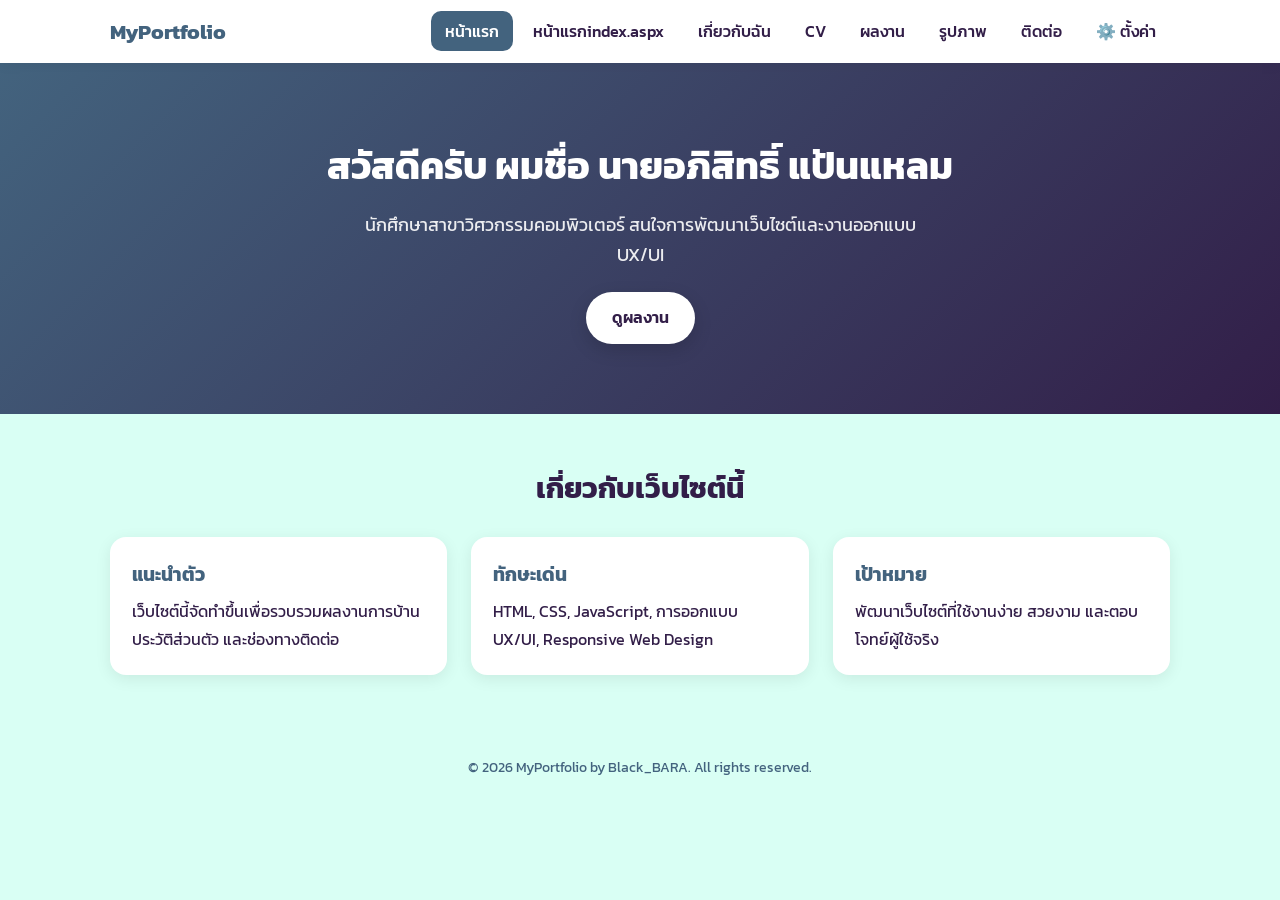
<file: index.html>
<!DOCTYPE html>
<html lang="th">
<head>
<meta charset="UTF-8">
<meta name="viewport" content="width=device-width, initial-scale=1.0">
<meta name="description" content="พอร์ตโฟลิโอสะสมผลงานวิชาพัฒนาซอฟต์แวร์ โดย Black_BARA - รวมผลงาน SDLC, SRS และ Windows Forms">
<meta name="keywords" content="Black_BARA, Portfolio, พอร์ตโฟลิโอ, SDLC, SRS, C# Windows Forms">
<meta name="author" content="Black_BARA">

<meta property="og:title" content="MyPortfolio | Black_BARA">
<meta property="og:description" content="รวมผลงานการศึกษาและการพัฒนาซอฟต์แวร์">
<meta property="og:image" content="images/hw2/work-hw2_1.png"> <meta property="og:type" content="website">
<title>หน้าแรก | เว็บไซต์ส่วนตัว</title>
<link rel="stylesheet" href="css/style.css">
</head>
<body>

<header>
  <div class="nav-wrap">
    <div class="logo">MyPortfolio</div>
    <nav>
      <ul>
        <li><a href="index.html">หน้าแรก</a></li>
        <li><a href="index.aspx">หน้าแรกindex.aspx</a></li>
        <li><a href="about.html">เกี่ยวกับฉัน</a></li>
        <li><a href="cv.html">CV</a></li>
        <li><a href="portfolio.html">ผลงาน</a></li>
        <li><a href="gallery.html">รูปภาพ</a></li>
        <li><a href="contact.html">ติดต่อ</a></li>
        <li><a href="settings.html">⚙️ ตั้งค่า</a></li>
      </ul>
    </nav>
  </div>
</header>

<section class="hero">
  <h1>สวัสดีครับ ผมชื่อ นายอภิสิทธิ์ แป้นแหลม</h1>
    <p>นักศึกษาสาขาวิศวกรรมคอมพิวเตอร์ สนใจการพัฒนาเว็บไซต์และงานออกแบบ UX/UI</p>
  <a href="portfolio.html" class="btn">ดูผลงาน</a>
</section>

<section>
  <div class="container">
    <h2>เกี่ยวกับเว็บไซต์นี้</h2>
    <div class="grid">
      <div class="card">
        <h3>แนะนำตัว</h3>
        <p>เว็บไซต์นี้จัดทำขึ้นเพื่อรวบรวมผลงานการบ้าน ประวัติส่วนตัว และช่องทางติดต่อ</p>
      </div>
      <div class="card">
        <h3>ทักษะเด่น</h3>
        <p>HTML, CSS, JavaScript, การออกแบบ UX/UI, Responsive Web Design</p>
      </div>
      <div class="card">
        <h3>เป้าหมาย</h3>
        <p>พัฒนาเว็บไซต์ที่ใช้งานง่าย สวยงาม และตอบโจทย์ผู้ใช้จริง</p>
      </div>
    </div>
  </div>
</section>

<footer><p>&copy; 2026 MyPortfolio by Black_BARA. All rights reserved.</p></footer>
<script src="js/main.js"></script>
</body>
</html>
</file>
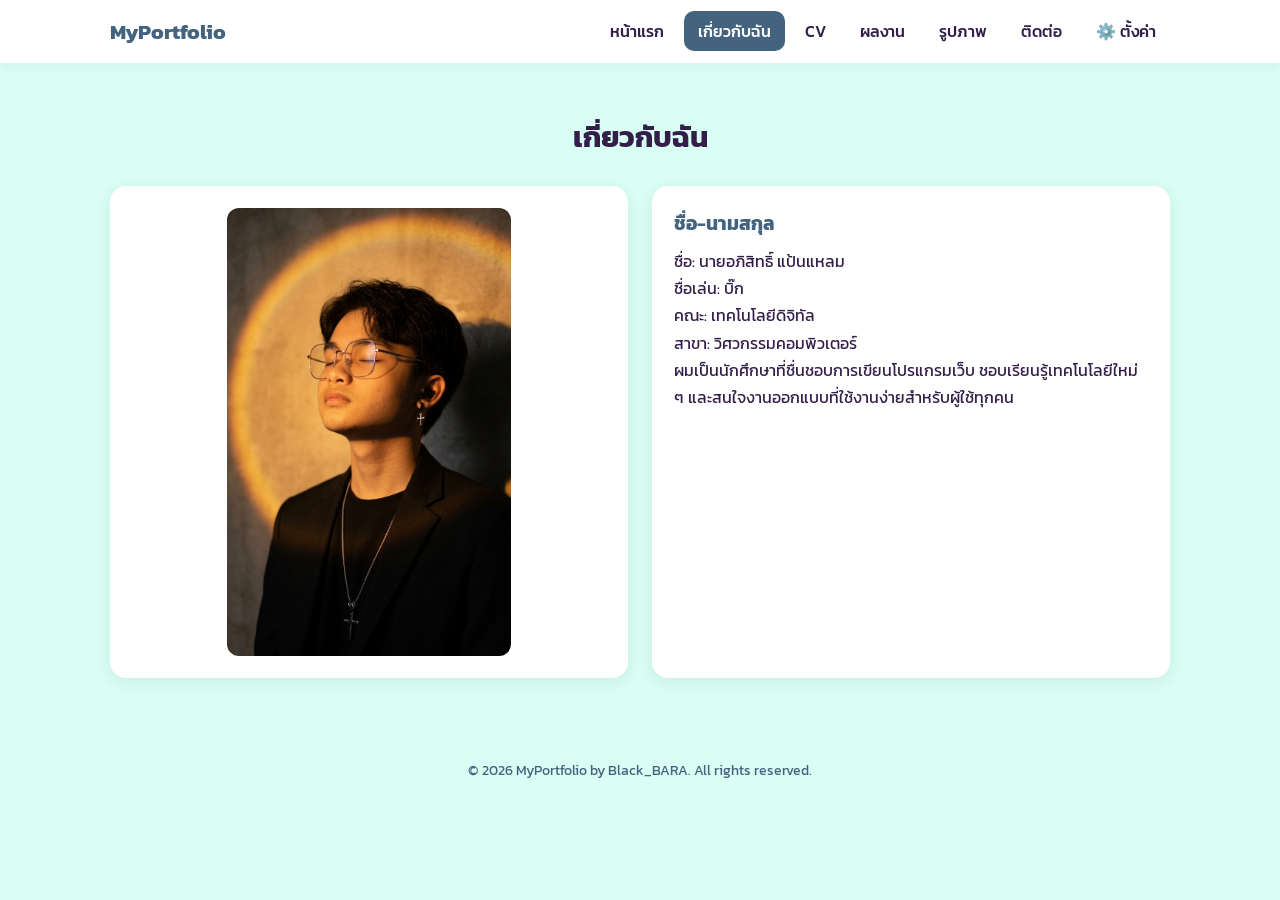
<file: about.html>
<!DOCTYPE html>
<html lang="th">
<head>
<meta charset="UTF-8">
<meta name="viewport" content="width=device-width, initial-scale=1.0">
<title>เกี่ยวกับฉัน</title>
<link rel="stylesheet" href="css/style.css">
</head>
<body>
<header>
  <div class="nav-wrap">
    <div class="logo">MyPortfolio</div>
    <nav>
      <ul>
        <li><a href="index.html">หน้าแรก</a></li>
        <li><a href="about.html" class="active">เกี่ยวกับฉัน</a></li>
        <li><a href="cv.html">CV</a></li>
        <li><a href="portfolio.html">ผลงาน</a></li>
        <li><a href="gallery.html">รูปภาพ</a></li>
        <li><a href="contact.html">ติดต่อ</a></li>
        <li><a href="settings.html">⚙️ ตั้งค่า</a></li>
      </ul>
    </nav>
  </div>
</header>

<section>
  <div class="container">
    <h2>เกี่ยวกับฉัน</h2>
    <div class="grid">
      <div class="card">
        <img src="images/big.png" alt="รูปนักศึกษา">
      </div>
      <div class="card">
        <h3>ชื่อ-นามสกุล</h3>
        <p>ชื่อ: นายอภิสิทธิ์ แป้นแหลม<br>ชื่อเล่น: บิ๊ก<br>คณะ: เทคโนโลยีดิจิทัล<br>สาขา: วิศวกรรมคอมพิวเตอร์</p>
        <p>ผมเป็นนักศึกษาที่ชื่นชอบการเขียนโปรแกรมเว็บ ชอบเรียนรู้เทคโนโลยีใหม่ ๆ
        และสนใจงานออกแบบที่ใช้งานง่ายสำหรับผู้ใช้ทุกคน</p>
      </div>
    </div>
  </div>
</section>

<footer><p>&copy; 2026 MyPortfolio by Black_BARA. All rights reserved.</p></footer>
<script src="js/main.js"></script>
</body>
</html>
</file>
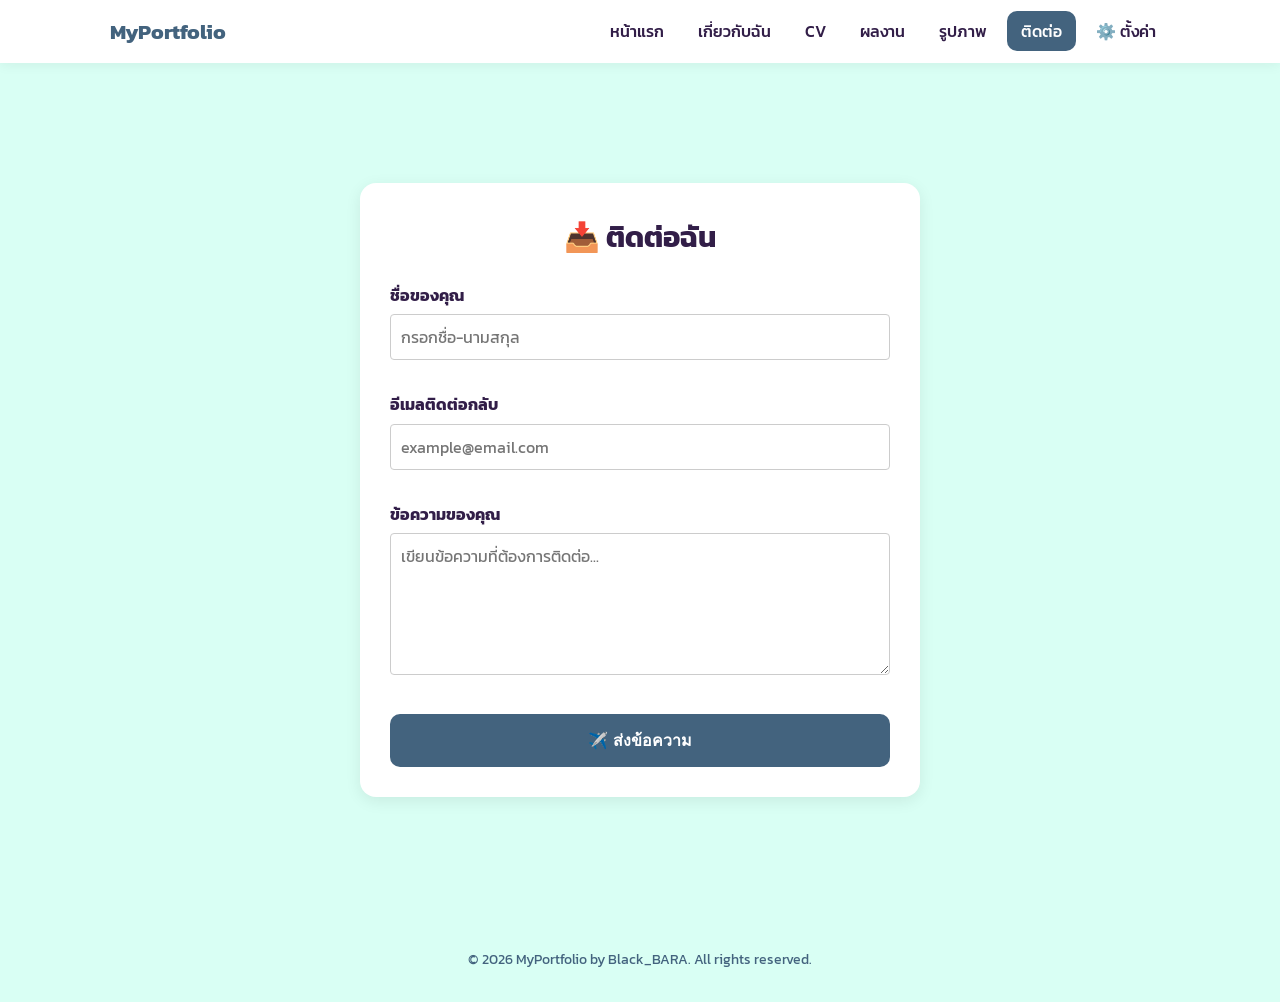
<file: contact.html>
<!DOCTYPE html>
<html lang="th">
<head>
<meta charset="UTF-8">
<meta name="viewport" content="width=device-width, initial-scale=1.0">
<title>ติดต่อ</title>
<link rel="stylesheet" href="css/style.css">
</head>
<body>
<header>
  <div class="nav-wrap">
    <div class="logo">MyPortfolio</div>
    <nav>
      <ul>
        <li><a href="index.html">หน้าแรก</a></li>
        <li><a href="about.html">เกี่ยวกับฉัน</a></li>
        <li><a href="cv.html">CV</a></li>
        <li><a href="portfolio.html">ผลงาน</a></li>
        <li><a href="gallery.html">รูปภาพ</a></li>
        <li><a href="contact.html" class="active">ติดต่อ</a></li>
        <li><a href="settings.html">⚙️ ตั้งค่า</a></li>
      </ul>
    </nav>
  </div>
</header>

<section>
  <div class="container" style="max-width: 600px; margin: 50px auto; padding: 20px;">
    <div class="card" style="padding: 30px;">
      <h2 style="margin-bottom: 20px; text-align: center;">📥 ติดต่อฉัน</h2>
      
      <form id="contact-form" method="POST">
        <!-- ใส่ Access Key ของคุณให้เรียบร้อยแล้วครับ -->
        <input type="hidden" name="access_key" value="7c9404e9-ddb8-4bc0-aff3-2bbf60972e0f">
        
        <input type="checkbox" name="botcheck" class="hidden" style="display: none;">

        <div class="form-group">
          <label for="name">ชื่อของคุณ</label>
          <input type="text" id="name" name="name" class="form-control" placeholder="กรอกชื่อ-นามสกุล" required>
        </div>

        <div class="form-group">
          <label for="email">อีเมลติดต่อกลับ</label>
          <input type="email" id="email" name="email" class="form-control" placeholder="example@email.com" required>
        </div>

        <div class="form-group">
          <label for="message">ข้อความของคุณ</label>
          <textarea id="message" name="message" class="form-control" rows="5" placeholder="เขียนข้อความที่ต้องการติดต่อ..." required></textarea>
        </div>

        <button type="submit" id="submit-btn" class="btn-submit">✈️ ส่งข้อความ</button>
      </form>

      <div id="form-result"></div>
    </div>
  </div>
</section>

<script>
  const form = document.getElementById('contact-form');
  const result = document.getElementById('form-result');
  const submitBtn = document.getElementById('submit-btn');

  form.addEventListener('submit', function(e) {
    e.preventDefault();
    
    submitBtn.disabled = true;
    submitBtn.innerText = "กำลังส่งข้อความ...";
    result.style.display = "block";
    result.className = "";
    result.innerHTML = "⌛ กำลังประมวลผล...";

    const formData = new FormData(form);
    const object = Object.fromEntries(formData);
    const json = JSON.stringify(object);

    window.fetch('https://api.web3forms.com/submit', {
            method: 'POST',
            headers: {
                'Content-Type': 'application/json',
                'Accept': 'application/json'
            },
            body: json
        })
        .then(async (response) => {
            let jsonRes = await response.json();
            if (response.status == 200) {
                result.className = "success";
                result.innerHTML = "🎉 ส่งข้อความสำเร็จแล้ว! ฉันจะติดต่อกลับโดยเร็วที่สุด";
                form.reset();
            } else {
                console.log(response);
                result.className = "error";
                result.innerHTML = "❌ เกิดข้อผิดพลาด: " + jsonRes.message;
            }
        })
        .catch(error => {
            console.log(error);
            result.className = "error";
            result.innerHTML = "❌ ไม่สามารถเชื่อมต่อระบบส่งอีเมลได้";
        })
        .then(() => {
            submitBtn.disabled = false;
            submitBtn.innerText = "✈️ ส่งข้อความ";
            setTimeout(() => {
                result.style.display = "none";
            }, 5000);
        });
  });
</script>

<footer><p>&copy; 2026 MyPortfolio by Black_BARA. All rights reserved.</p></footer>
<script src="js/main.js"></script>
</body>
</html>
</file>
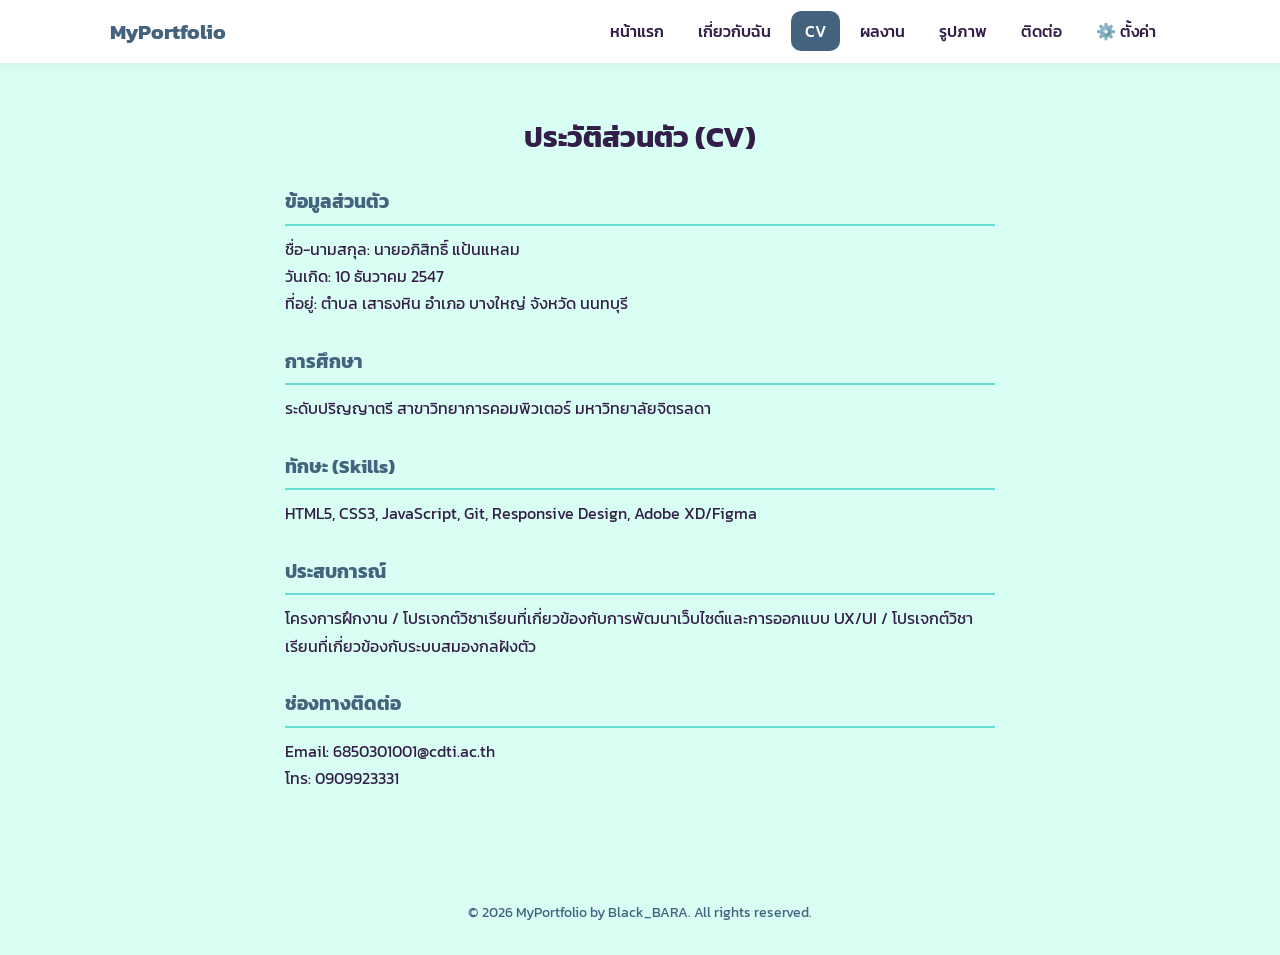
<file: cv.html>
<!DOCTYPE html>
<html lang="th">
<head>
<meta charset="UTF-8">
<meta name="viewport" content="width=device-width, initial-scale=1.0">
<title>CV / Resume</title>
<link rel="stylesheet" href="css/style.css">
</head>
<body>
<header>
  <div class="nav-wrap">
    <div class="logo">MyPortfolio</div>
    <nav>
      <ul>
        <li><a href="index.html">หน้าแรก</a></li>
        <li><a href="about.html">เกี่ยวกับฉัน</a></li>
        <li><a href="cv.html" class="active">CV</a></li>
        <li><a href="portfolio.html">ผลงาน</a></li>
        <li><a href="gallery.html">รูปภาพ</a></li>
        <li><a href="contact.html">ติดต่อ</a></li>
        <li><a href="settings.html">⚙️ ตั้งค่า</a></li>
      </ul>
    </nav>
  </div>
</header>

<section>
  <div class="container cv-section">
    <h2>ประวัติส่วนตัว (CV)</h2>

    <div class="cv-block">
      <h3>ข้อมูลส่วนตัว</h3>
      <p>ชื่อ-นามสกุล: นายอภิสิทธิ์ แป้นแหลม<br>วันเกิด: 10 ธันวาคม 2547<br>ที่อยู่: ตำบล เสาธงหิน อำเภอ บางใหญ่ จังหวัด นนทบุรี</p>
    </div>

    <div class="cv-block">
      <h3>การศึกษา</h3>
      <p>ระดับปริญญาตรี สาขาวิทยาการคอมพิวเตอร์ มหาวิทยาลัยจิตรลดา</p>
    </div>

    <div class="cv-block">
      <h3>ทักษะ (Skills)</h3>
      <p>HTML5, CSS3, JavaScript, Git, Responsive Design, Adobe XD/Figma</p>
    </div>

    <div class="cv-block">
      <h3>ประสบการณ์</h3>
      <p>โครงการฝึกงาน / โปรเจกต์วิชาเรียนที่เกี่ยวข้องกับการพัฒนาเว็บไซต์และการออกแบบ UX/UI / โปรเจกต์วิชาเรียนที่เกี่ยวข้องกับระบบสมองกลฝังตัว</p>
    </div>

    <div class="cv-block">
      <h3>ช่องทางติดต่อ</h3>
      <p>Email: 6850301001@cdti.ac.th<br>โทร: 0909923331</p>
    </div>
  </div>
</section>

<footer><p>&copy; 2026 MyPortfolio by Black_BARA. All rights reserved.</p></footer>
 
<script src="js/main.js"></script>
</body>
</html>
</file>
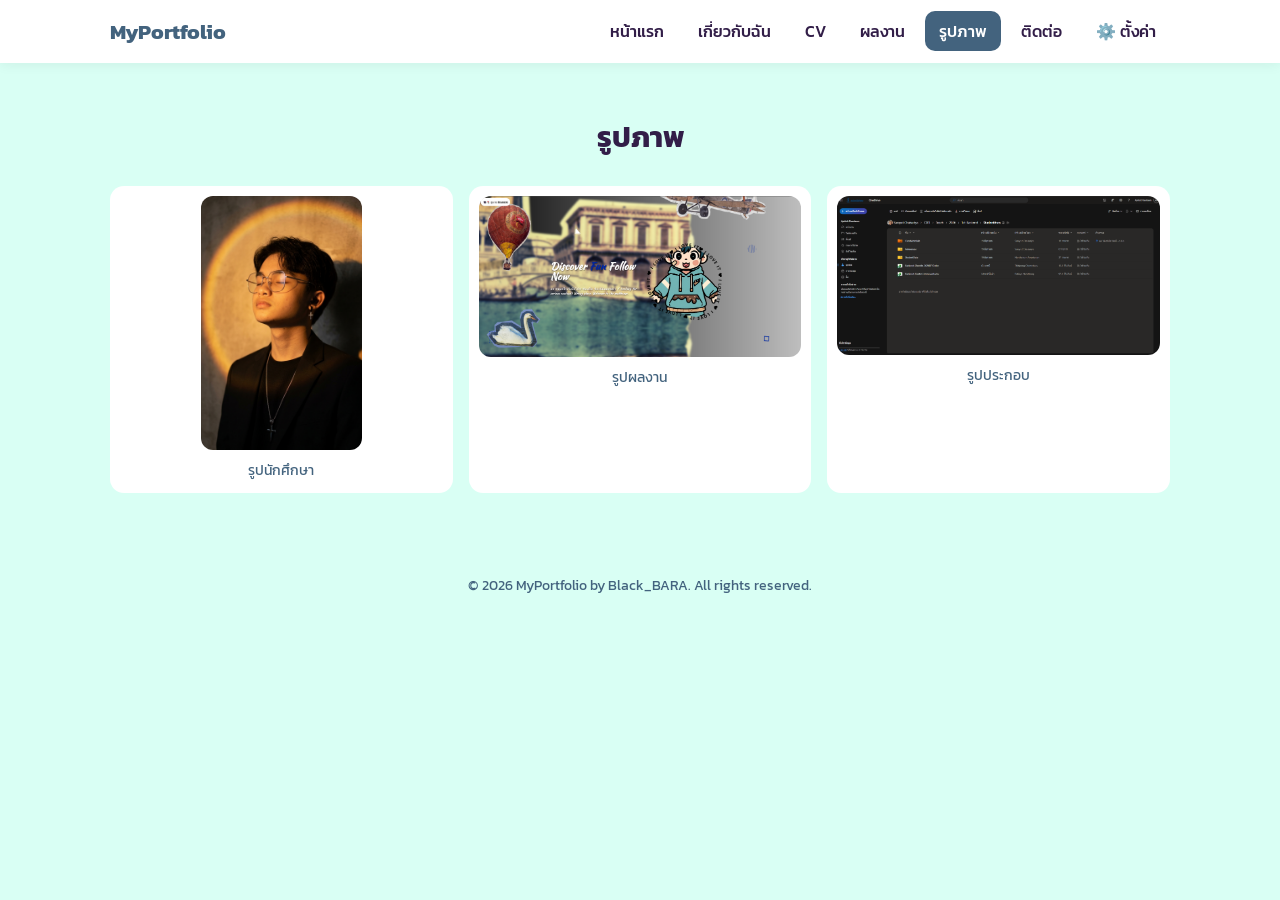
<file: gallery.html>
<!DOCTYPE html>
<html lang="th">
<head>
<meta charset="UTF-8">
<meta name="viewport" content="width=device-width, initial-scale=1.0">
<title>รูปภาพ</title>
<link rel="stylesheet" href="css/style.css">
</head>
<body>
<header>
  <div class="nav-wrap">
    <div class="logo">MyPortfolio</div>
    <nav>
      <ul>
        <li><a href="index.html">หน้าแรก</a></li>
        <li><a href="about.html">เกี่ยวกับฉัน</a></li>
        <li><a href="cv.html">CV</a></li>
        <li><a href="portfolio.html">ผลงาน</a></li>
        <li><a href="gallery.html" class="active">รูปภาพ</a></li>
        <li><a href="contact.html">ติดต่อ</a></li>
        <li><a href="settings.html">⚙️ ตั้งค่า</a></li>
      </ul>
    </nav>
  </div>
</header>

<section>
  <div class="container">
    <h2>รูปภาพ</h2>
    <div class="gallery-grid">
      <figure>
        <img src="images/big.png" style="max-width: 50%;" alt="รูปนักศึกษา">
        <figcaption>รูปนักศึกษา</figcaption>
      </figure>
      <figure>
        <img src="images/work-sample.png" style="max-width: 100%;" alt="รูปผลงาน">
        <figcaption>รูปผลงาน</figcaption>
      </figure>
      <figure>
        <img src="images/classroom.png" style="max-width: 100%;" alt="รูปประกอบกิจกรรม">
        <figcaption>รูปประกอบ</figcaption>
      </figure>
    </div>
  </div>
</section>

<footer><p>&copy; 2026 MyPortfolio by Black_BARA. All rights reserved.</p></footer>
 
<script src="js/main.js"></script>
</body>
</html>
</file>
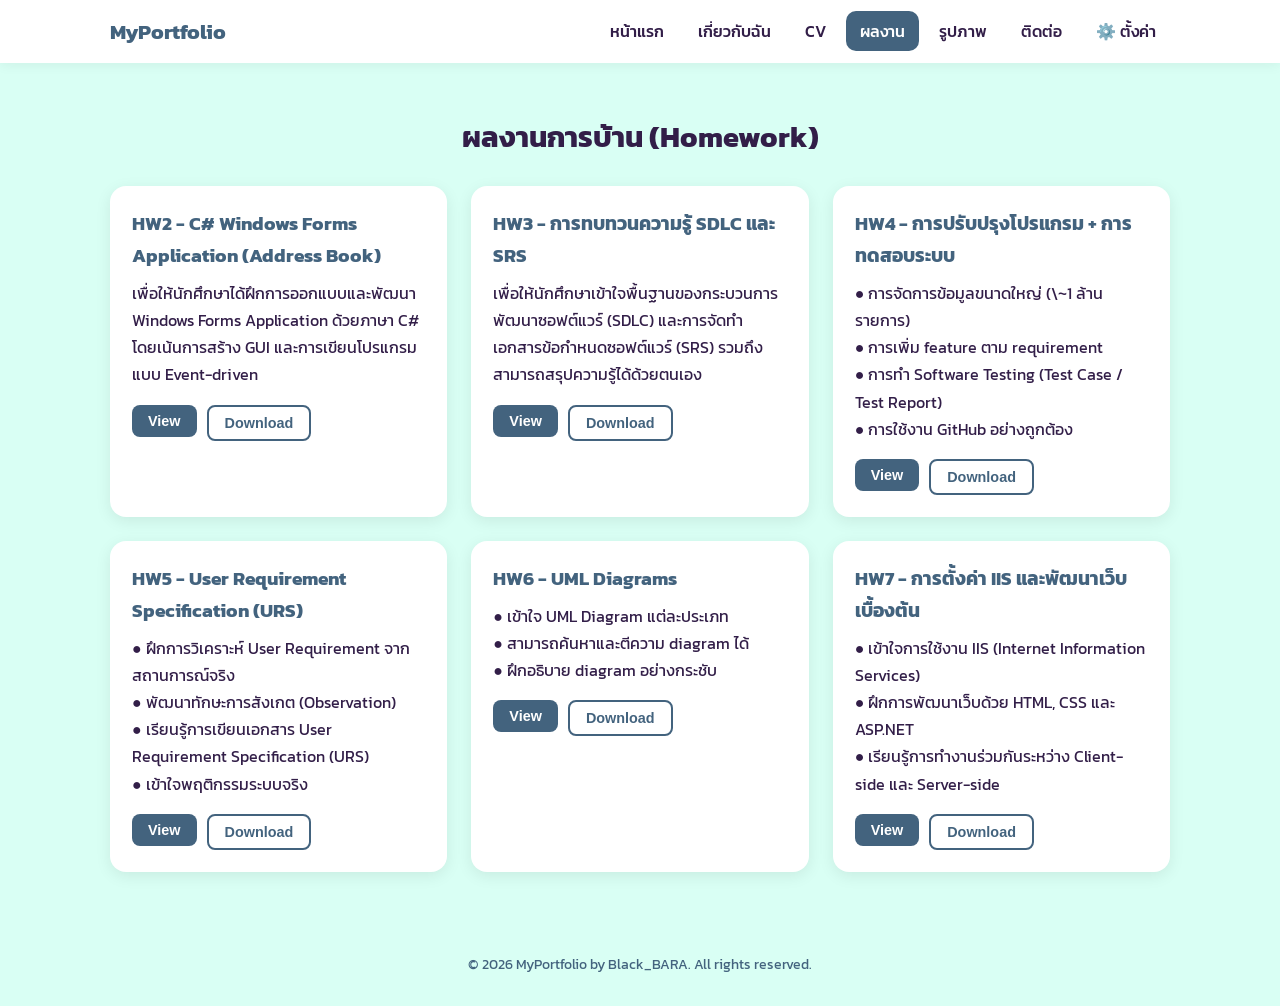
<file: portfolio.html>
<!DOCTYPE html>
<html lang="th">
<head>
<meta charset="UTF-8">
<meta name="viewport" content="width=device-width, initial-scale=1.0">
<title>ผลงานการบ้าน</title>
<link rel="stylesheet" href="css/style.css">
</head>
<body>
<header>
  <div class="nav-wrap">
    <div class="logo">MyPortfolio</div>
    <nav>
      <ul>
        <li><a href="index.html">หน้าแรก</a></li>
        <li><a href="about.html">เกี่ยวกับฉัน</a></li>
        <li><a href="cv.html">CV</a></li>
        <li><a href="portfolio.html" class="active">ผลงาน</a></li>
        <li><a href="gallery.html">รูปภาพ</a></li>
        <li><a href="contact.html">ติดต่อ</a></li>
        <li><a href="settings.html">⚙️ ตั้งค่า</a></li>
      </ul>
    </nav>
  </div>
</header>

<section>
  <div class="container">
    <h2>ผลงานการบ้าน (Homework)</h2>
    <div class="grid">

      <div class="card">
        <h3>HW2 - C# Windows Forms Application (Address Book)</h3>
        <p>เพื่อให้นักศึกษาได้ฝึกการออกแบบและพัฒนา Windows Forms Application ด้วยภาษา C# โดยเน้นการสร้าง GUI และการเขียนโปรแกรมแบบ Event-driven</p>
        <div class="card-actions">
          <a href="portfolio-detail.html?id=hw2"><button class="btn-small btn-view">View</button></a>
          <a href="fileshomework/homework2.zip" download><button class="btn-small btn-download">Download</button></a>
        </div>
      </div>

      <div class="card">
        <h3>HW3 - การทบทวนความรู้ SDLC และ SRS</h3>
        <p>เพื่อให้นักศึกษาเข้าใจพื้นฐานของกระบวนการพัฒนาซอฟต์แวร์ (SDLC) และการจัดทำเอกสารข้อกำหนดซอฟต์แวร์ (SRS) รวมถึงสามารถสรุปความรู้ได้ด้วยตนเอง</p>
        <div class="card-actions">
          <a href="portfolio-detail.html?id=hw3"><button class="btn-small btn-view">View</button></a>
          <a href="fileshomework/homework3.zip" download><button class="btn-small btn-download">Download</button></a>
        </div>
      </div>

      <div class="card">
        <h3>HW4 - การปรับปรุงโปรแกรม + การทดสอบระบบ</h3>
        <p>● การจัดการข้อมูลขนาดใหญ่ (\~1 ล้านรายการ)<br>
            ● การเพิ่ม feature ตาม requirement<br>
            ● การทำ Software Testing (Test Case / Test Report)<br>
            ● การใช้งาน GitHub อย่างถูกต้อง</p>
        <div class="card-actions">
          <a href="portfolio-detail.html?id=hw4"><button class="btn-small btn-view">View</button></a>
          <a href="fileshomework/homework4.zip" download><button class="btn-small btn-download">Download</button></a>
        </div>
      </div>

      <div class="card">
        <h3>HW5 - User Requirement Specification (URS)</h3>
        <p>● ฝึกการวิเคราะห์ User Requirement จากสถานการณ์จริง<br>
            ● พัฒนาทักษะการสังเกต (Observation)<br>
            ● เรียนรู้การเขียนเอกสาร User Requirement Specification (URS)<br>
            ● เข้าใจพฤติกรรมระบบจริง</p>
        <div class="card-actions">
          <a href="portfolio-detail.html?id=hw5"><button class="btn-small btn-view">View</button></a>
          <a href="fileshomework/homework5.zip" download><button class="btn-small btn-download">Download</button></a>
        </div>
      </div>

      <div class="card">
        <h3>HW6 - UML Diagrams</h3>
        <p>● เข้าใจ UML Diagram แต่ละประเภท<br>
            ● สามารถค้นหาและตีความ diagram ได้<br>
            ● ฝึกอธิบาย diagram อย่างกระชับ</p>
        <div class="card-actions">
          <a href="portfolio-detail.html?id=hw6"><button class="btn-small btn-view">View</button></a>
          <a href="fileshomework/homework6.zip" download><button class="btn-small btn-download">Download</button></a>
        </div>
      </div>

      <div class="card">
        <h3>HW7 - การตั้งค่า IIS และพัฒนาเว็บเบื้องต้น</h3>
        <p>● เข้าใจการใช้งาน IIS (Internet Information Services)<br>
            ● ฝึกการพัฒนาเว็บด้วย HTML, CSS และ ASP.NET<br>
            ● เรียนรู้การทำงานร่วมกันระหว่าง Client-side และ Server-side</p>
        <div class="card-actions">
          <a href="portfolio-detail.html?id=hw7"><button class="btn-small btn-view">View</button></a>
          <a href="fileshomework/homework7.zip" download><button class="btn-small btn-download">Download</button></a>
        </div>
      </div>

      <!-- เพิ่มการบ้านชิ้นใหม่โดย copy .card ด้านบนไปวางต่อได้เลย -->
    </div>
  </div>
</section>

<footer><p>&copy; 2026 MyPortfolio by Black_BARA. All rights reserved.</p></footer>
 
<script src="js/main.js"></script>
</body>
</html>
</file>
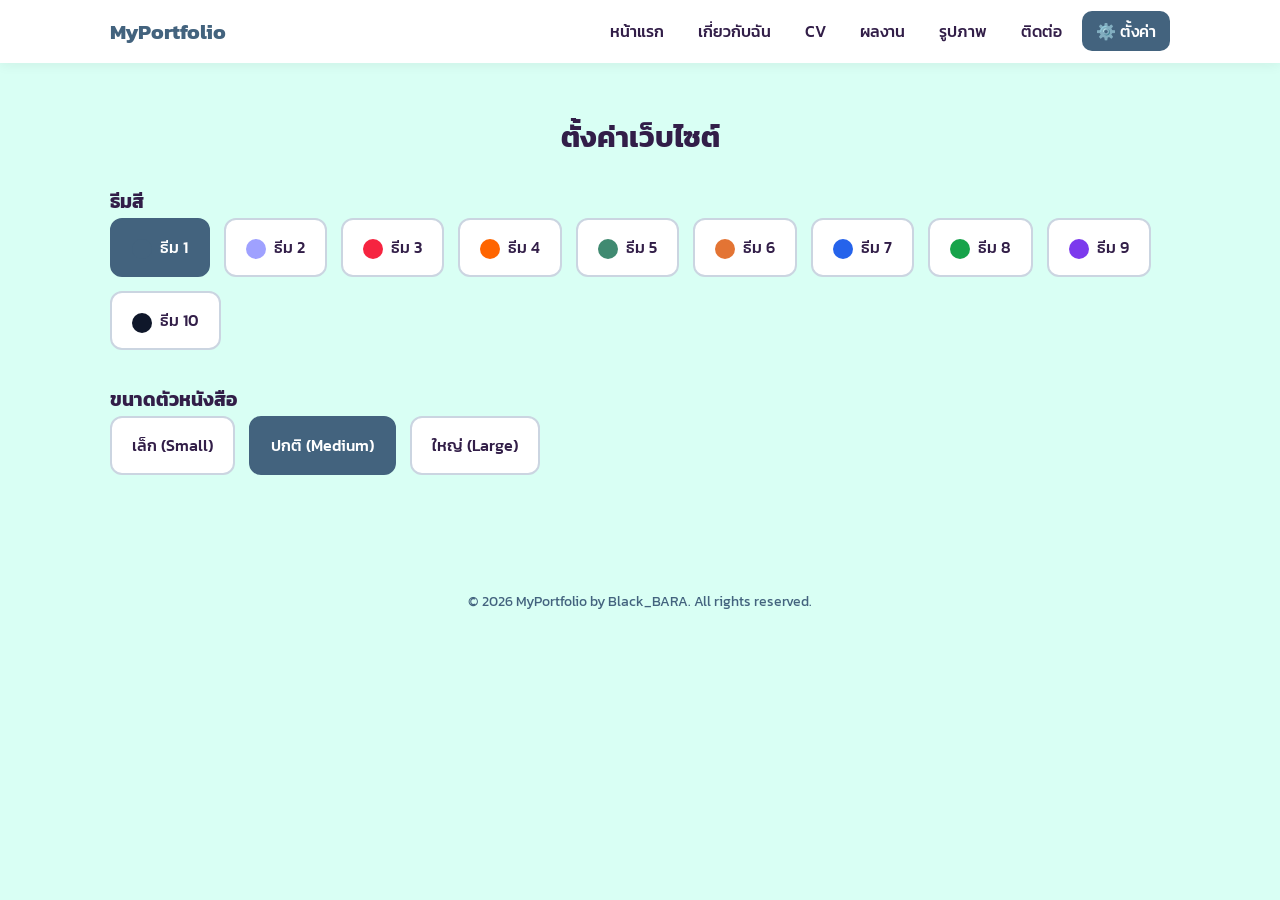
<file: settings.html>
<!DOCTYPE html>
<html lang="th">
<head>
<meta charset="UTF-8">
<meta name="viewport" content="width=device-width, initial-scale=1.0">
<title>ตั้งค่า</title>
<link rel="stylesheet" href="css/style.css">
</head>
<body>
<header>
  <div class="nav-wrap">
    <div class="logo">MyPortfolio</div>
    <nav>
      <ul>
        <li><a href="index.html">หน้าแรก</a></li>
        <li><a href="about.html">เกี่ยวกับฉัน</a></li>
        <li><a href="cv.html">CV</a></li>
        <li><a href="portfolio.html">ผลงาน</a></li>
        <li><a href="gallery.html">รูปภาพ</a></li>
        <li><a href="contact.html">ติดต่อ</a></li>
        <li><a href="settings.html" class="active">⚙️ ตั้งค่า</a></li>
      </ul>
    </nav>
  </div>
</header>

<section>
  <div class="container">
    <h2>ตั้งค่าเว็บไซต์</h2>

    <!-- ธีมสี: 6 แบบ -->
    <div class="setting-group">
      <h3>ธีมสี</h3>
      <div class="option-list" id="theme-options">
        <div class="option-card" data-value="theme1" onclick="chooseTheme('theme1')">
          <span class="theme-dot" style="background:#43637E"></span>ธีม 1
        </div>
        <div class="option-card" data-value="theme2" onclick="chooseTheme('theme2')">
          <span class="theme-dot" style="background:#9FA1FF"></span>ธีม 2
        </div>
        <div class="option-card" data-value="theme3" onclick="chooseTheme('theme3')">
          <span class="theme-dot" style="background:#F62440"></span>ธีม 3
        </div>
        <div class="option-card" data-value="theme4" onclick="chooseTheme('theme4')">
          <span class="theme-dot" style="background:#FF6500"></span>ธีม 4
        </div>
        <div class="option-card" data-value="theme5" onclick="chooseTheme('theme5')">
          <span class="theme-dot" style="background:#408A71"></span>ธีม 5
        </div>
        <div class="option-card" data-value="theme6" onclick="chooseTheme('theme6')">
          <span class="theme-dot" style="background:#E37434"></span>ธีม 6
        </div>
        <div class="option-card" data-value="theme7" onclick="chooseTheme('theme7')">
          <span class="theme-dot" style="background:#2563eb"></span>ธีม 7
        </div>
        <div class="option-card" data-value="theme8" onclick="chooseTheme('theme8')">
          <span class="theme-dot" style="background:#16a34a"></span>ธีม 8
        </div>
        <div class="option-card" data-value="theme9" onclick="chooseTheme('theme9')">
          <span class="theme-dot" style="background:#7c3aed"></span>ธีม 9
        </div>
        <div class="option-card" data-value="theme10" onclick="chooseTheme('theme10')">
          <span class="theme-dot" style="background:#0f172a"></span>ธีม 10
        </div>
      </div>
    </div>

    <!-- ขนาดตัวหนังสือ -->
    <div class="setting-group">
      <h3>ขนาดตัวหนังสือ</h3>
      <div class="option-list" id="fontsize-options">
        <div class="option-card" data-value="small" onclick="chooseFontsize('small')">เล็ก (Small)</div>
        <div class="option-card" data-value="medium" onclick="chooseFontsize('medium')">ปกติ (Medium)</div>
        <div class="option-card" data-value="large" onclick="chooseFontsize('large')">ใหญ่ (Large)</div>
      </div>
    </div>

  </div>
</section>

<footer><p>&copy; 2026 MyPortfolio by Black_BARA. All rights reserved.</p></footer>

<script src="js/main.js"></script>
<script>
  function markSelected(groupId, value) {
    document.querySelectorAll('#' + groupId + ' .option-card').forEach(el => {
      el.classList.toggle('selected', el.getAttribute('data-value') === value);
    });
  }
  function chooseTheme(v)    { setSetting('theme', v);    markSelected('theme-options', v); }
  function chooseFontsize(v) { setSetting('fontsize', v); markSelected('fontsize-options', v); }

  document.addEventListener('DOMContentLoaded', () => {
    markSelected('theme-options', localStorage.getItem('site-theme') || 'theme1');
    markSelected('fontsize-options', localStorage.getItem('site-fontsize') || 'medium');
  });
</script>
</body>
</html>
</file>
<file: css/style.css>
/* ===== Google Fonts ===== */
@import url('https://fonts.googleapis.com/css2?family=Kanit:wght@300;400;500;600;700&family=Poppins:wght@400;500;600&display=swap');

/* ===== ธีมสี (จำกัดตัวเลือก 4 แบบเท่านั้น) ===== */
:root,
[data-theme="theme1"] {
  --primary: #43637E;
  --primary-dark: #321E48;
  --primary-light: #65DCD5;
  --bg: #D9FFF4;
  --surface: #FFFFFF;
  --text: #321E48;
  --muted: #43637E;
}
[data-theme="theme2"] {
  --primary: #9FA1FF;
  --primary-dark: #7173D9;
  --primary-light: #B5BAFF;
  --bg: #D9F9DF;
  --surface: #FFFFFF;
  --text: #33345C;
  --muted: #6B6E99;
}
[data-theme="theme3"] {
  --primary: #F62440;
  --primary-dark: #C81730;
  --primary-light: #FFE5BF;
  --bg: #FFFAF3;
  --surface: #FFF2DB;
  --text: #3A2418;
  --muted: #8A7A6A;
}
[data-theme="theme4"] {
  --primary: #FF6500;
  --primary-dark: #CC5200;
  --primary-light: #FF8C3D;
  --bg: #0B192C;
  --surface: #1E3E62;
  --text: #FFFFFF;
  --muted: #9FB3CC;
}
[data-theme="theme5"] {
  --primary: #408A71;
  --primary-dark: #1F4536;
  --primary-light: #B0E4CC;
  --bg: #091413;
  --surface: #285A48;
  --text: #EAFBF3;
  --muted: #8FBFAE;
}
[data-theme="theme6"] {
  --primary: #E37434;
  --primary-dark: #B85A22;
  --primary-light: #91C6BC;
  --bg: #F6F3C2;
  --surface: #FFFFFF;
  --text: #233937;
  --muted: #4B9DA9;
}
[data-theme="theme7"] {
  --primary: #2563eb;
  --primary-dark: #1d4ed8;
  --primary-light: #93c5fd;
  --bg: #f5f8ff;
  --surface: #ffffff;
  --text: #0f172a;
  --muted: #64748b;
}
[data-theme="theme8"] {
  --primary: #16a34a;
  --primary-dark: #15803d;
  --primary-light: #86efac;
  --bg: #f3fdf6;
  --surface: #ffffff;
  --text: #0f2417;
  --muted: #4b6358;
}
[data-theme="theme9"] {
  --primary: #7c3aed;
  --primary-dark: #6d28d9;
  --primary-light: #c4b5fd;
  --bg: #f8f5ff;
  --surface: #ffffff;
  --text: #1e1533;
  --muted: #6b5f80;
}
[data-theme="theme10"] {
  --primary: #38bdf8;
  --primary-dark: #0ea5e9;
  --primary-light: #7dd3fc;
  --bg: #0f172a;
  --surface: #1e293b;
  --text: #f1f5f9;
  --muted: #94a3b8;
}

/* ===== ขนาดตัวหนังสือ (จำกัด 3 ระดับ) ===== */
html[data-fontsize="small"]  { font-size: 14px; }
html[data-fontsize="medium"] { font-size: 16px; }
html[data-fontsize="large"]  { font-size: 18px; }

/* ===== Base ===== */
* { box-sizing: border-box; margin: 0; padding: 0; }
body {
  font-family: 'Kanit', 'Poppins', sans-serif;
  background: var(--bg);
  color: var(--text);
  line-height: 1.7;
  transition: background .3s, color .3s;
}
img { max-width: 60%; display: block; border-radius: 12px; margin: 0 auto; }
a { color: var(--primary); text-decoration: none; }
.container { max-width: 1100px; margin: 0 auto; padding: 0 20px; }

/* ===== Header / Nav ===== */
header {
  background: var(--surface);
  box-shadow: 0 2px 12px rgba(0,0,0,.06);
  position: sticky; top: 0; z-index: 100;
}
.nav-wrap {
  display: flex; align-items: center; justify-content: space-between;
  padding: 14px 20px; max-width: 1100px; margin: 0 auto;
}
.logo { font-weight: 700; font-size: 1.3rem; color: var(--primary); }
nav ul {
  display: flex; list-style: none; gap: 6px; flex-wrap: wrap;
}
nav ul li a {
  color: var(--text); padding: 8px 14px; border-radius: 10px;
  font-weight: 500; transition: .2s;
}
nav ul li a:hover, nav ul li a.active {
  background: var(--primary); color: #fff;
}

/* ===== Hero ===== */
.hero {
  background: linear-gradient(135deg, var(--primary), var(--primary-dark));
  color: #fff; padding: 70px 20px; text-align: center;
}
.hero h1 { font-size: 2.4rem; margin-bottom: 12px; }
.hero p { font-size: 1.1rem; opacity: .9; max-width: 600px; margin: 0 auto; }
.btn {
  display: inline-block; margin-top: 22px; background: #fff; color: var(--primary-dark);
  padding: 12px 26px; border-radius: 30px; font-weight: 600; box-shadow: 0 6px 18px rgba(0,0,0,.15);
  transition: transform .2s;
}
.btn:hover { transform: translateY(-3px); }

/* ===== Sections / Cards ===== */
section { padding: 50px 20px; }
h2 { font-size: 1.8rem; margin-bottom: 24px; text-align: center; }
.grid {
  display: grid; gap: 24px;
  grid-template-columns: repeat(auto-fit, minmax(260px, 1fr));
}
.card {
  background: var(--surface); border-radius: 16px; padding: 22px;
  box-shadow: 0 4px 16px rgba(0,0,0,.08); transition: transform .2s, box-shadow .2s;
}
.card:hover { transform: translateY(-4px); box-shadow: 0 10px 24px rgba(0,0,0,.12); }
.card h3 { margin-bottom: 8px; color: var(--primary); }
.card-actions { display: flex; gap: 10px; margin-top: 16px; }
.btn-small {
  padding: 8px 16px; border-radius: 8px; font-size: .9rem; font-weight: 600;
  border: none; cursor: pointer;
}
.btn-view { background: var(--primary); color: #fff; }
.btn-download { background: var(--surface); color: var(--primary); border: 2px solid var(--primary); }

/* ===== Form ===== */
form { max-width: 560px; margin: 0 auto; display: flex; flex-direction: column; gap: 16px; }
label { font-weight: 500; margin-bottom: 4px; display: block; }
input, textarea, select {
  width: 100%; padding: 12px 14px; border-radius: 10px; border: 1px solid #cbd5e1;
  font-family: inherit; font-size: 1rem; background: var(--surface); color: var(--text);
}
textarea { min-height: 140px; resize: vertical; }
button[type="submit"] {
  background: var(--primary); color: #fff; border: none; padding: 14px; border-radius: 10px;
  font-weight: 600; font-size: 1rem; cursor: pointer; transition: .2s;
}
button[type="submit"]:hover { background: var(--primary-dark); }

/* ===== Settings Page ===== */
.setting-group { margin-bottom: 34px; }
.option-list { display: flex; gap: 14px; flex-wrap: wrap; }
.option-card {
  border: 2px solid #cbd5e1; border-radius: 12px; padding: 14px 20px;
  cursor: pointer; background: var(--surface); font-weight: 500;
}
.option-card.selected { border-color: var(--primary); background: var(--primary); color: #fff; }
.theme-dot {
  width: 20px; height: 20px; border-radius: 50%; display: inline-block; margin-right: 8px; vertical-align: middle;
}

/* ===== CV ===== */
.cv-section { max-width: 750px; margin: 0 auto; }
.cv-block { margin-bottom: 28px; }
.cv-block h3 { color: var(--primary); border-bottom: 2px solid var(--primary-light); padding-bottom: 6px; margin-bottom: 10px; }

/* ===== Gallery ===== */
.gallery-grid {
  display: grid; gap: 16px; grid-template-columns: repeat(auto-fit, minmax(220px, 1fr));
}
.gallery-grid figure { background: var(--surface); border-radius: 14px; overflow: hidden; padding: 10px; text-align: center; }
figcaption { padding-top: 8px; color: var(--muted); font-size: .9rem; }

/* ===== Footer ===== */
footer {
  text-align: center; padding: 30px 20px; color: var(--muted); font-size: .9rem;
}

/* สไตล์ตกแต่งเพิ่มเติมสำหรับเนื้อหา Markdown ให้สวยงามและอ่านง่ายขึ้น */
  .markdown-content {
    background: #fdfdfd;
    border: 1px solid #e1e4e8;
    border-radius: 6px;
    padding: 20px;
    margin-top: 20px;
    line-height: 1.6;
    text-align: left;
  }
  .markdown-content h1, .markdown-content h2, .markdown-content h3 {
    margin-top: 24px;
    margin-bottom: 16px;
    font-weight: 600;
    line-height: 1.25;
    border-bottom: 1px solid #eaecef;
    padding-bottom: 0.3em;
  }
  .markdown-content code {
    background-color: rgba(27,31,35,0.05);
    padding: 0.2em 0.4em;
    border-radius: 3px;
    font-family: monospace;
  }
  .markdown-content pre {
    background-color: #f6f8fa;
    padding: 16px;
    overflow: auto;
    border-radius: 6px;
  }
  .markdown-content ul, .markdown-content ol {
    padding-left: 2em;
    margin-bottom: 16px;
  }

  .form-group {
    margin-bottom: 15px;
    text-align: left;
  }
  .form-group label {
    display: block;
    margin-bottom: 5px;
    font-weight: bold;
  }
  .form-control {
    width: 100%;
    padding: 10px;
    border: 1px solid #ccc;
    border-radius: 4px;
    box-sizing: border-box;
  }
  .btn-submit {
    background-color: #007bff;
    color: white;
    padding: 10px 20px;
    border: none;
    border-radius: 4px;
    cursor: pointer;
    font-size: 16px;
    width: 100%;
  }
  .btn-submit:disabled {
    background-color: #cccccc;
    cursor: not-allowed;
  }
  #form-result {
    margin-top: 15px;
    padding: 10px;
    border-radius: 4px;
    display: none;
    text-align: center;
  }
  .success { background-color: #d4edda; color: #155724; border: 1px solid #c3e6cb; }
  .error { background-color: #f8d7da; color: #721c24; border: 1px solid #f5c6cb; }


/* ===== Responsive ===== */
@media (max-width: 700px) {
  .nav-wrap { flex-direction: column; gap: 10px; }
  .hero h1 { font-size: 1.8rem; }
}
</file>
